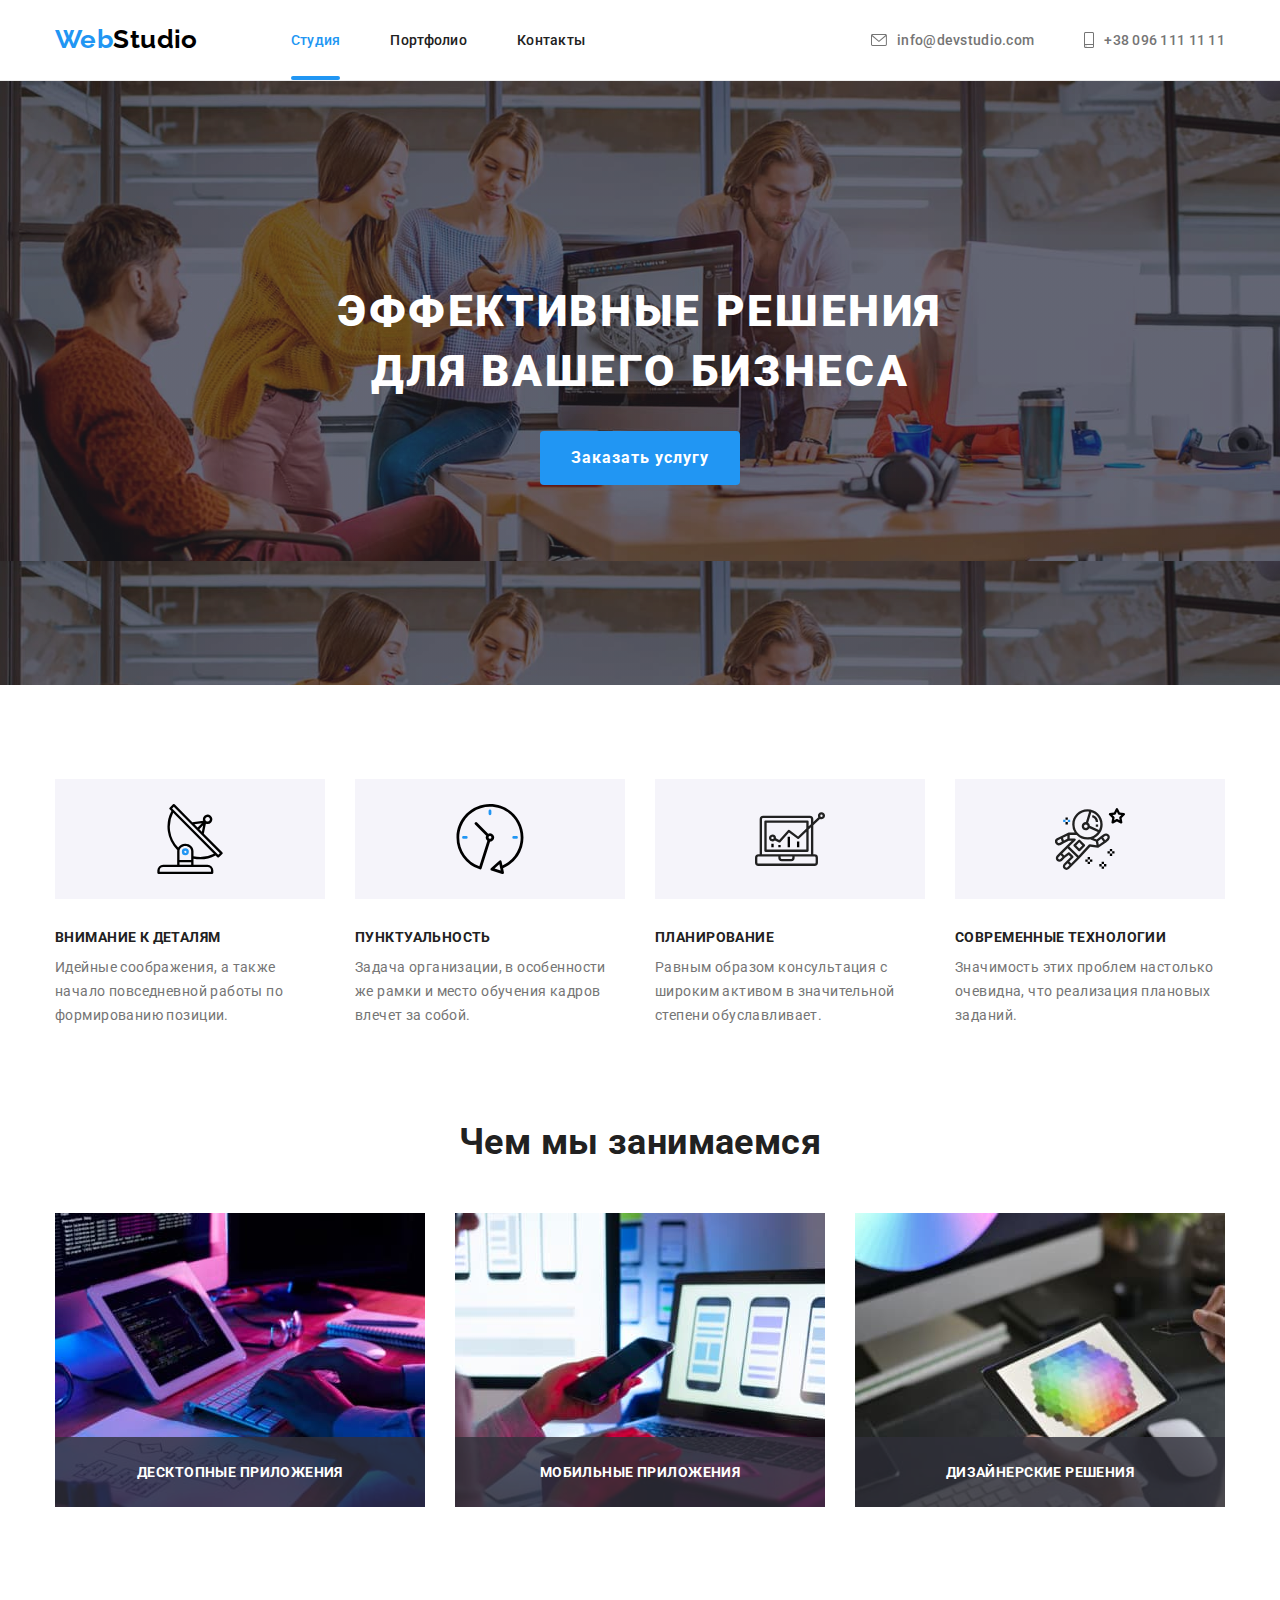
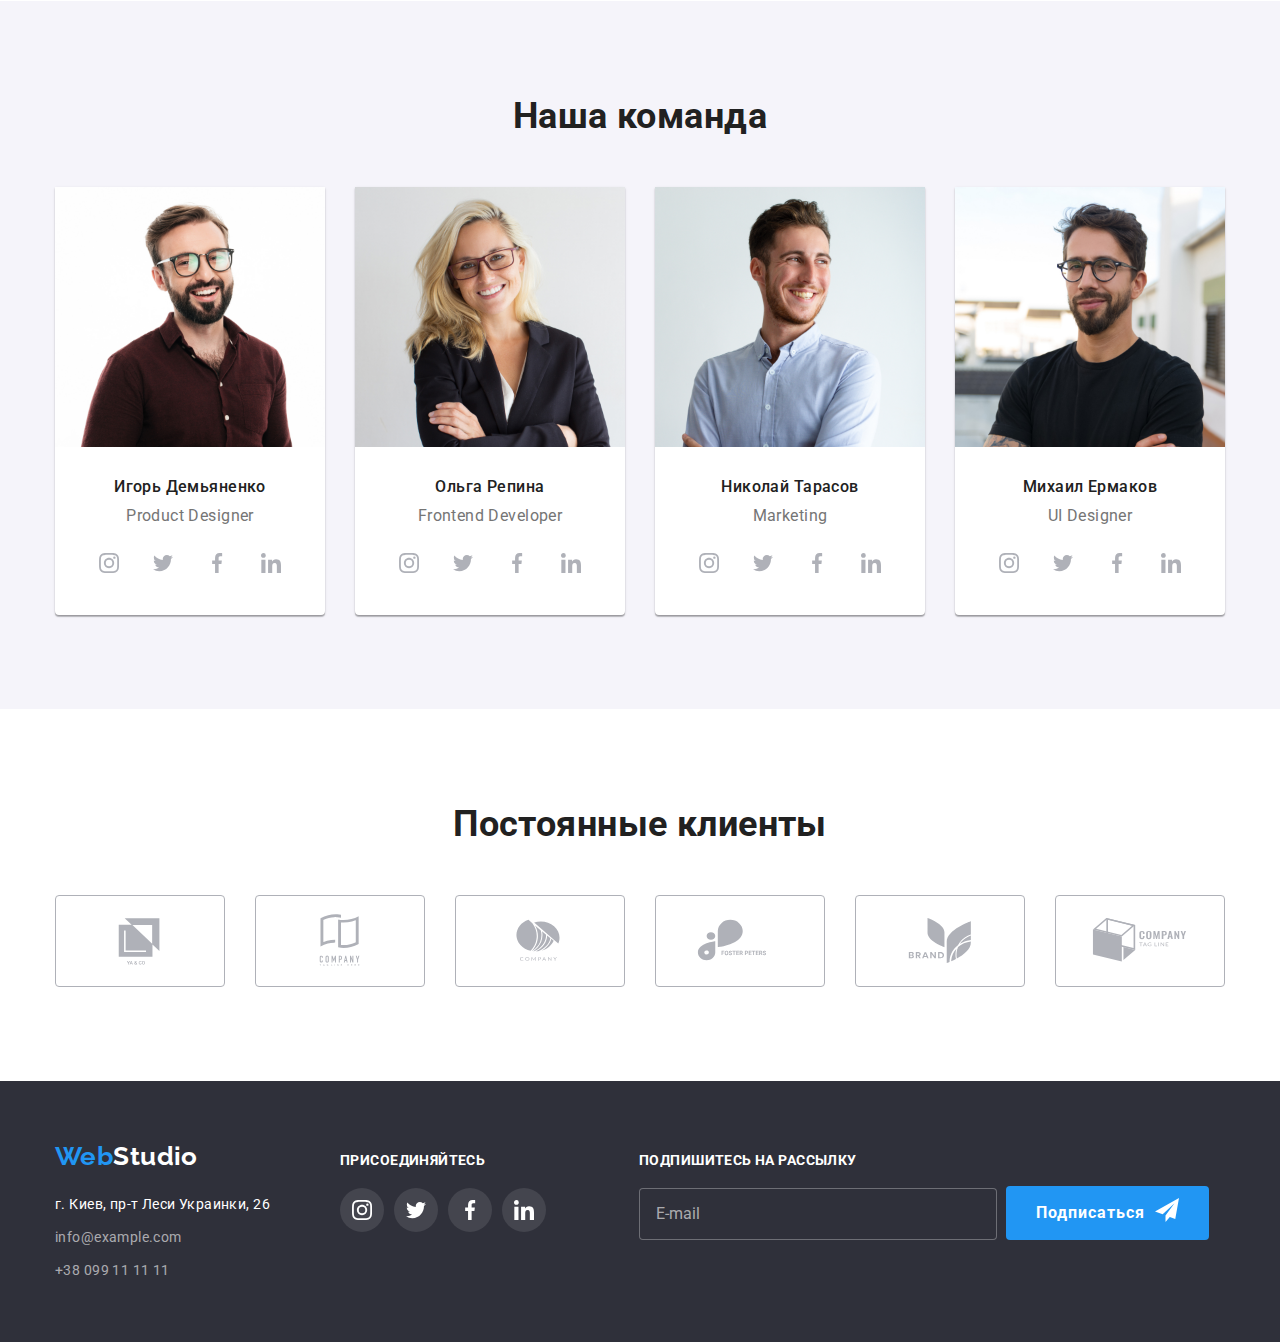
<file: index.html>
<!DOCTYPE html>
<html lang="en">
  <head>
    <meta charset="UTF-8" />
    <meta http-equiv="X-UA-Compatible" content="IE=edge" />
    <meta name="viewport" content="width=device-width, initial-scale=1.0" />
    <title>WebStudio 07</title>
    <link
      href="https://fonts.googleapis.com/css2?family=Raleway:wght@700&family=Roboto:wght@400;500;700;900&display=swap"
      rel="stylesheet"
    />
    <link rel="stylesheet" href="./css/main.min.css" />
  </head>
  <body>
    <!-- header section -->
    <header class="header">
      <div class="container header-container">
        <!-- nav menu section -->
        <nav class="site-nav">
          <a href="./" class="logo site-nav__logo"
            >Web<span class="site-nav__logo-secondary">Studio</span></a
          >
          <ul class="site-nav__list">
            <li class="site-nav__item">
              <a href="./index.html" class="site-nav__link site-nav__link--active">Студия</a>
            </li>
            <li class="site-nav__item">
              <a href="./portfolio.html" class="site-nav__link">Портфолио</a>
            </li>
            <li class="site-nav__item">
              <a href="" class="site-nav__link">Контакты</a>
            </li>
          </ul>
        </nav>
        <!-- our contacts section -->
        <ul class="contacts">
          <li class="contacts__item">
            <a href="mailto:info@devstudio.com" class="contacts__link">
              <svg class="contacts__icon contacts__icon--mail">
                <use href="./images/icon.svg#envelope"></use>
              </svg>
              info@devstudio.com</a
            >
          </li>
          <li class="contacts__item">
            <a href="tel:+380961111111" class="contacts__link">
              <svg class="contacts__icon contacts__icon--phone">
                <use href="./images/icon.svg#smartphone"></use>
              </svg>
              +38 096 111 11 11</a
            >
          </li>
        </ul>
      </div>
    </header>
    <!-- main section -->
    <main>
      <!-- hero section -->
      <section class="hero">
        <div class="container">
          <h1 class="hero__title">Эффективные решения для вашего бизнеса</h1>
          <button type="button" class="hero__button button" data-modal-open>Заказать услугу</button>
        </div>
      </section>
      <!-- our soft skills -->
      <section class="section soft-skills">
        <div class="container">
          <h2 class="visually-hidden">our soft skills</h2>
          <ul class="soft-skills__list">
            <li class="soft-skills__item">
              <div class="soft-slills__thumb">
                <svg class="soft-skills__icon">
                  <use href="./images/icon.svg#antenna"></use>
                </svg>
              </div>
              <h3 class="soft-skills__title">Внимание к деталям</h3>
              <p class="soft-skills__text">
                Идейные соображения, а также начало повседневной работы по формированию позиции.
              </p>
            </li>
            <li class="soft-skills__item">
              <div class="soft-slills__thumb">
                <svg class="soft-skills__icon">
                  <use href="./images/icon.svg#clock"></use>
                </svg>
              </div>
              <h3 class="soft-skills__title">Пунктуальность</h3>
              <p class="soft-skills__text">
                Задача организации, в особенности же рамки и место обучения кадров влечет за собой.
              </p>
            </li>
            <li class="soft-skills__item">
              <div class="soft-slills__thumb">
                <svg class="soft-skills__icon">
                  <use href="./images/icon.svg#diagram"></use>
                </svg>
              </div>
              <h3 class="soft-skills__title">Планирование</h3>
              <p class="soft-skills__text">
                Равным образом консультация с широким активом в значительной степени обуславливает.
              </p>
            </li>

            <li class="soft-skills__item">
              <div class="soft-slills__thumb">
                <svg class="soft-skills__icon">
                  <use href="./images/icon.svg#astronaut"></use>
                </svg>
              </div>
              <h3 class="soft-skills__title">Современные технологии</h3>
              <p class="soft-skills__text">
                Значимость этих проблем настолько очевидна, что реализация плановых заданий.
              </p>
            </li>
          </ul>
        </div>
      </section>
      <!-- our works section -->
      <section class="section our-works not-top-padding">
        <div class="container">
          <h2 class="our-works__title accent-title">Чем мы занимаемся</h2>
          <ul class="our-works__list">
            <li class="our-works__item">
              <img src="./images/img1.jpg" alt="coding" width="370" />
              <p class="our-works__text">Десктопные приложения</p>
            </li>
            <li class="our-works__item">
              <img src="./images/img2.jpg" alt="mobile" width="370" />
              <p class="our-works__text">Мобильные приложения</p>
            </li>
            <li class="our-works__item">
              <img src="./images/img3.jpg" alt="tablets" width="370" />
              <p class="our-works__text">Дизайнерские решения</p>
            </li>
          </ul>
        </div>
      </section>
      <!-- our teams section -->
      <section class="section teams-card">
        <div class="container">
          <h2 class="teams-card__title accent-title">Наша команда</h2>
          <ul class="teams-card__list">
            <li class="teams-card__item">
              <img src="./images/Igor.jpg" alt="Igor Demianenko" width="270" />
              <div class="teams-card__content">
                <h3 class="teams-card__name">Игорь Демьяненко</h3>
                <p class="teams-card__proffesion">Product Designer</p>
                <div class="card-social">
                  <ul class="card-social__list">
                    <li class="card-social__item">
                      <a href="" class="card-social__link card-social__link--teams">
                        <svg class="card-social__icon">
                          <use href="./images/icon.svg#instagram"></use>
                        </svg>
                      </a>
                    </li>
                    <li class="card-social__item">
                      <a href="" class="card-social__link card-social__link--teams">
                        <svg class="card-social__icon">
                          <use href="./images/icon.svg#twitter"></use>
                        </svg>
                      </a>
                    </li>
                    <li class="card-social__item">
                      <a href="" class="card-social__link card-social__link--teams">
                        <svg class="card-social__icon">
                          <use href="./images/icon.svg#facebook"></use>
                        </svg>
                      </a>
                    </li>
                    <li class="card-social__item">
                      <a href="" class="card-social__link card-social__link--teams">
                        <svg class="card-social__icon">
                          <use href="./images/icon.svg#linkedin"></use>
                        </svg>
                      </a>
                    </li>
                  </ul>
                </div>
              </div>
            </li>
            <li class="teams-card__item">
              <img src="./images/Olga.jpg" alt="Olga Repina" width="270" />
              <div class="teams-card__content">
                <h3 class="teams-card__name">Ольга Репина</h3>
                <p class="teams-card__proffesion">Frontend Developer</p>
                <div class="card-social">
                  <ul class="card-social__list">
                    <li class="card-social__item">
                      <a href="" class="card-social__link card-social__link--teams">
                        <svg class="card-social__icon">
                          <use href="./images/icon.svg#instagram"></use>
                        </svg>
                      </a>
                    </li>
                    <li class="card-social__item">
                      <a href="" class="card-social__link card-social__link--teams">
                        <svg class="card-social__icon">
                          <use href="./images/icon.svg#twitter"></use>
                        </svg>
                      </a>
                    </li>
                    <li class="card-social__item">
                      <a href="" class="card-social__link card-social__link--teams">
                        <svg class="card-social__icon">
                          <use href="./images/icon.svg#facebook"></use>
                        </svg>
                      </a>
                    </li>
                    <li class="card-social__item">
                      <a href="" class="card-social__link card-social__link--teams">
                        <svg class="card-social__icon">
                          <use href="./images/icon.svg#linkedin"></use>
                        </svg>
                      </a>
                    </li>
                  </ul>
                </div>
              </div>
            </li>
            <li class="teams-card__item">
              <img src="./images/Nick.jpg" alt="Nickolai Tarasov" width="270" />
              <div class="teams-card__content">
                <h3 class="teams-card__name">Николай Тарасов</h3>
                <p class="teams-card__proffesion">Marketing</p>
                <div class="card-social">
                  <ul class="card-social__list">
                    <li class="card-social__item">
                      <a href="" class="card-social__link card-social__link--teams">
                        <svg class="card-social__icon">
                          <use href="./images/icon.svg#instagram"></use>
                        </svg>
                      </a>
                    </li>
                    <li class="card-social__item">
                      <a href="" class="card-social__link card-social__link--teams">
                        <svg class="card-social__icon">
                          <use href="./images/icon.svg#twitter"></use>
                        </svg>
                      </a>
                    </li>
                    <li class="card-social__item">
                      <a href="" class="card-social__link card-social__link--teams">
                        <svg class="card-social__icon">
                          <use href="./images/icon.svg#facebook"></use>
                        </svg>
                      </a>
                    </li>
                    <li class="card-social__item">
                      <a href="" class="card-social__link card-social__link--teams">
                        <svg class="card-social__icon">
                          <use href="./images/icon.svg#linkedin"></use>
                        </svg>
                      </a>
                    </li>
                  </ul>
                </div>
              </div>
            </li>
            <li class="teams-card__item">
              <img src="./images/Michael.jpg" alt="Mihail Iermakov" width="270" />
              <div class="teams-card__content">
                <h3 class="teams-card__name">Михаил Ермаков</h3>
                <p class="teams-card__proffesion">UI Designer</p>
                <div class="card-social">
                  <ul class="card-social__list">
                    <li class="card-social__item">
                      <a href="" class="card-social__link card-social__link--teams">
                        <svg class="card-social__icon">
                          <use href="./images/icon.svg#instagram"></use>
                        </svg>
                      </a>
                    </li>
                    <li class="card-social__item">
                      <a href="" class="card-social__link card-social__link--teams">
                        <svg class="card-social__icon">
                          <use href="./images/icon.svg#twitter"></use>
                        </svg>
                      </a>
                    </li>
                    <li class="card-social__item">
                      <a href="" class="card-social__link card-social__link--teams">
                        <svg class="card-social__icon">
                          <use href="./images/icon.svg#facebook"></use>
                        </svg>
                      </a>
                    </li>
                    <li class="card-social__item">
                      <a href="" class="card-social__link card-social__link--teams">
                        <svg class="card-social__icon">
                          <use href="./images/icon.svg#linkedin"></use>
                        </svg>
                      </a>
                    </li>
                  </ul>
                </div>
              </div>
            </li>
          </ul>
        </div>
      </section>
      <!-- clients section -->
      <section class="section">
        <div class="container clients">
          <h2 class="clients__title accent-title">Постоянные клиенты</h2>
          <ul class="clients__list">
            <li class="clients__item">
              <a href="" class="clients__link"
                ><svg class="clients__icon">
                  <use href="./images/icon.svg#company01"></use>
                </svg>
              </a>
            </li>

            <li class="clients__item">
              <a href="" class="clients__link"
                ><svg class="clients__icon">
                  <use href="./images/icon.svg#company02"></use>
                </svg>
              </a>
            </li>

            <li class="clients__item">
              <a href="" class="clients__link"
                ><svg class="clients__icon">
                  <use href="./images/icon.svg#company03"></use>
                </svg>
              </a>
            </li>

            <li class="clients__item">
              <a href="" class="clients__link"
                ><svg class="clients__icon">
                  <use href="./images/icon.svg#company04"></use>
                </svg>
              </a>
            </li>

            <li class="clients__item">
              <a href="" class="clients__link"
                ><svg class="clients__icon">
                  <use href="./images/icon.svg#company05"></use>
                </svg>
              </a>
            </li>

            <li class="clients__item">
              <a href="" class="clients__link"
                ><svg class="clients__icon">
                  <use href="./images/icon.svg#company06"></use>
                </svg>
              </a>
            </li>
          </ul>
        </div>
      </section>
    </main>
    <!-- footer section -->
    <footer class="footer">
      <div class="container footer-list">
        <!-- footer left section -->
        <div class="footer-left-part">
          <a href="./" class="logo footer-logo"
            >Web<span class="footer__logo--secondary">Studio</span></a
          >
          <address class="footer-contacts">
            <p class="footer-contacts__address">г. Киев, пр-т Леси Украинки, 26</p>
            <ul class="footer-contacts__list">
              <li class="footer-contacts__item">
                <a href="" class="footer-contacts__link">info@example.com</a>
              </li>
              <li class="footer-contacts__item">
                <a href="" class="footer-contacts__link">+38 099 11 11 11</a>
              </li>
            </ul>
          </address>
        </div>
        <!-- footer right section -->
        <div class="footer-right-part">
          <p class="footer-right-part_text">присоединяйтесь</p>
          <ul class="card-social__list footer-right-part_list">
            <li class="card-social__item">
              <a href="" class="card-social__link card-social__link--footer">
                <svg class="card-social__icon">
                  <use href="./images/icon.svg#instagram"></use>
                </svg>
              </a>
            </li>
            <li class="card-social__item">
              <a href="" class="card-social__link card-social__link--footer">
                <svg class="card-social__icon">
                  <use href="./images/icon.svg#twitter"></use>
                </svg>
              </a>
            </li>
            <li class="card-social__item">
              <a href="" class="card-social__link card-social__link--footer">
                <svg class="card-social__icon">
                  <use href="./images/icon.svg#facebook"></use>
                </svg>
              </a>
            </li>
            <li class="card-social__item">
              <a href="" class="card-social__link card-social__link--footer">
                <svg class="card-social__icon">
                  <use href="./images/icon.svg#linkedin"></use>
                </svg>
              </a>
            </li>
          </ul>
        </div>
        <div class="footer-subscription">
          <form class="footer-subscription__form">
            <label class="footer-subscription__label">
              <p class="footer-subscription__text">Подпишитесь на рассылку</p>
              <input
                class="footer-subscription__input"
                type="email"
                name="mail"
                id="mail"
                placeholder="E-mail"
              />
            </label>
            <button class="footer-subscription__button" type="submit">
              Подписаться
              <svg class="footer-subscription__icon">
                <use href="./images/icon.svg#icon-send"></use>
              </svg>
            </button>
          </form>
        </div>
      </div>
    </footer>
    <!-- modal windows section -->
    <div class="backdrop is-hidden" data-modal>
      <div class="backdrop__modal">
        <button class="backdrop__button" type="button" data-modal-close>
          <svg class="backdrop__icon">
            <use href="./images/icon.svg#closed-icon"></use>
          </svg>
        </button>
        <form class="backdrop-form">
          <p class="backdrop-form__title">Оставьте свои данные, мы вам перезвоним</p>
          <label class="backdrop-form__label">
            <p class="backdrop-form__subtitle">Имя</p>
            <input type="text" name="user-name" class="backdrop-form__input" />
            <svg class="backdrop-form__icon">
              <use href="./images/icon.svg#person-modal"></use>
            </svg>
          </label>
          <label class="backdrop-form__label">
            <p class="backdrop-form__subtitle">Телефон</p>
            <input type="tel" name="user-tel" class="backdrop-form__input" />
            <svg class="backdrop-form__icon">
              <use href="./images/icon.svg#phone-modal"></use>
            </svg>
          </label>
          <label class="backdrop-form__label">
            <p class="backdrop-form__subtitle">Почта</p>
            <input type="email" name="user-mail" class="backdrop-form__input" />
            <svg class="backdrop-form__icon">
              <use href="./images/icon.svg#email-modal"></use>
            </svg>
          </label>
          <label class="backdrop-form__label backdrop-form__label--textarea">
            <p class="backdrop-form__subtitle">Комментарий</p>
            <textarea
              class="backdrop-form__textarea"
              name="commit"
              placeholder="Введите текст"
            ></textarea>
          </label>
          <label class="checkbox-label">
            <input class="checkbox-label__input" type="checkbox" />
            <span class="checkbox-label__icon"></span>
            <p class="checkbox-label__text">
              Соглашаюсь с рассылкой и принимаю
              <a href="" class="checkbox-label__link">Условия договора</a>
            </p>
          </label>
          <button class="backdrop-form__button" type="submit">Отправить</button>
        </form>
      </div>
    </div>
    <script src="./js/modal.js"></script>
  </body>
</html>
</file>
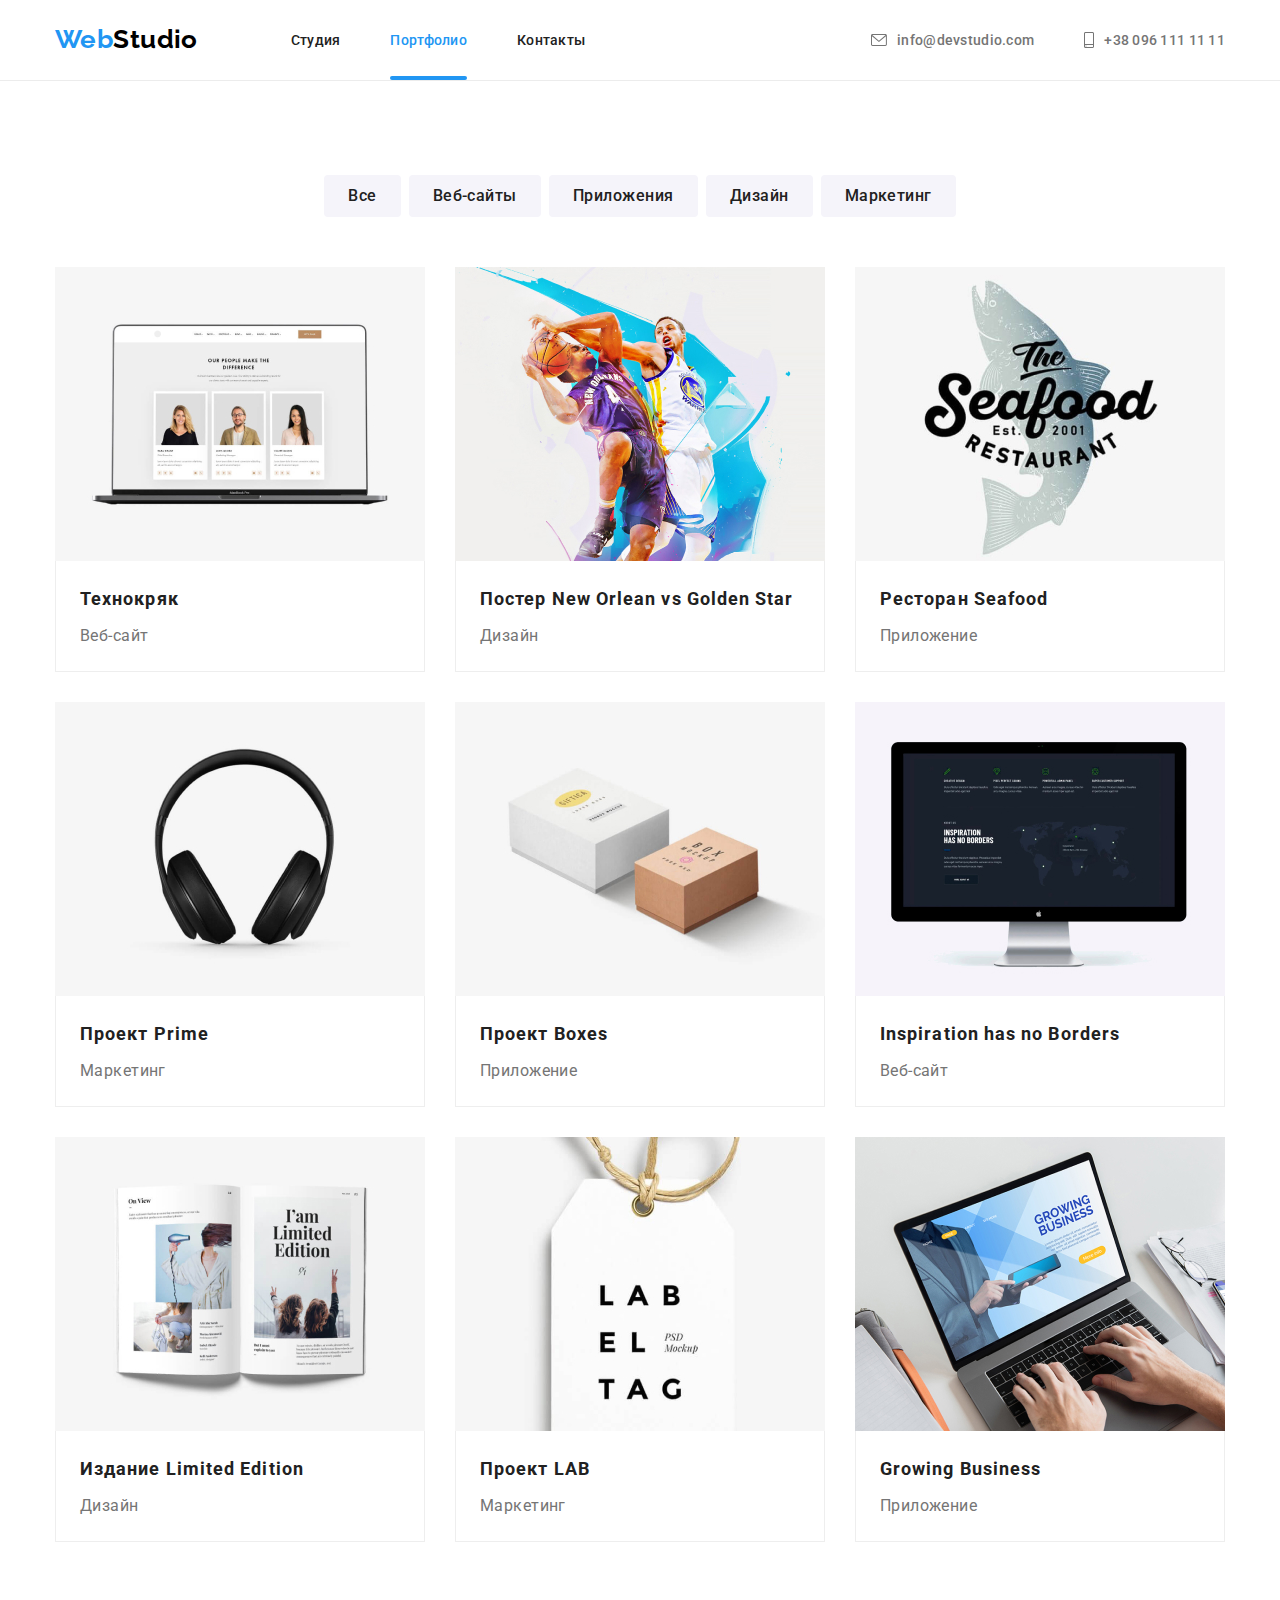
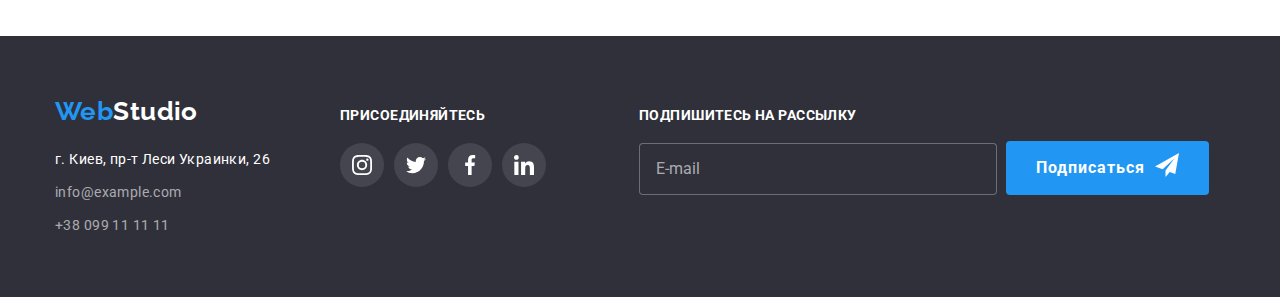
<file: portfolio.html>
<!DOCTYPE html>
<html lang="en">
  <head>
    <meta charset="UTF-8" />
    <meta http-equiv="X-UA-Compatible" content="IE=edge" />
    <meta name="viewport" content="width=device-width, initial-scale=1.0" />
    <title>portfolio</title>
    <link
      href="https://fonts.googleapis.com/css2?family=Raleway:wght@700&family=Roboto:wght@400;500;700;900&display=swap"
      rel="stylesheet"
    />
    <link rel="stylesheet" href="./css/main.min.css" />
  </head>
  <body>
    <!-- header section -->
    <header class="header">
      <div class="container header-container">
        <!-- nav menu section -->
        <nav class="site-nav">
          <a href="./" class="logo site-nav__logo"
            >Web<span class="site-nav__logo-secondary">Studio</span></a
          >
          <ul class="site-nav__list">
            <li class="site-nav__item">
              <a href="./index.html" class="site-nav__link">Студия</a>
            </li>
            <li class="site-nav__item">
              <a href="./portfolio.html" class="site-nav__link site-nav__link--active">Портфолио</a>
            </li>
            <li class="site-nav__item">
              <a href="" class="site-nav__link">Контакты</a>
            </li>
          </ul>
        </nav>
        <!-- our contacts section -->
        <ul class="contacts">
          <li class="contacts__item">
            <a href="mailto:info@devstudio.com" class="contacts__link">
              <svg class="contacts__icon contacts__icon--mail">
                <use href="./images/icon.svg#envelope"></use>
              </svg>
              info@devstudio.com</a
            >
          </li>
          <li class="contacts__item">
            <a href="tel:+380961111111" class="contacts__link">
              <svg class="contacts__icon contacts__icon--phone">
                <use href="./images/icon.svg#smartphone"></use>
              </svg>
              +38 096 111 11 11</a
            >
          </li>
        </ul>
      </div>
    </header>
    <!-- main section -->
    <main>
      <!--portfolio filter section -->
      <section class="section">
        <div class="container">
          <h1 class="visually-hidden">portfolio</h1>
          <ul class="portfolio-filters">
            <li class="portfolio-filters__item">
              <button class="portfolio-filters__button button" type="button">Все</button>
            </li>
            <li class="portfolio-filters__item">
              <button class="portfolio-filters__button button" type="button">Веб-сайты</button>
            </li>
            <li class="portfolio-filters__item">
              <button class="portfolio-filters__button button" type="button">Приложения</button>
            </li>
            <li class="portfolio-filters__item">
              <button class="portfolio-filters__button button" type="button">Дизайн</button>
            </li>
            <li class="portfolio-filters__item">
              <button class="portfolio-filters__button button" type="button">Маркетинг</button>
            </li>
          </ul>
        </div>

        <!-- card section -->

        <div class="container">
          <ul class="card-list">
            <li class="card-list__item">
              <a href="" class="card-list__link">
                <div class="card-list__thumb">
                  <img src="./images/tekhnokriak.jpg" alt="foto laptop" width="370" />
                  <p class="card-list__overlay">
                    Технокряк это современная площадка распространения коронавируса. Компании
                    используют эту платформу для цифрового шпионажа и атак на защищённые сервера
                    конкурентов.
                  </p>
                </div>
                <div class="card-list__content">
                  <h2 class="card-list__title">Технокряк</h2>
                  <p class="card-list__text">Веб-сайт</p>
                </div>
              </a>
            </li>

            <li class="card-list__item">
              <a href="" class="card-list__link">
                <div class="card-list__thumb">
                  <img src="./images/poster.jpg" alt="two players basketball" width="370" />
                  <p class="card-list__overlay">
                    Lorem ipsum dolor sit amet consectetur adipisicing elit. Itaque inventore, odit
                    vel modi eius fugit nam sit corrupti, quibusdam officiis saepe architecto
                    aspernatur dolorum qui molestias neque est id culpa cum commodi ratione. Nobis,
                    esse?
                  </p>
                </div>
                <div class="card-list__content">
                  <h2 class="card-list__title">Постер New Orlean vs Golden Star</h2>
                  <p class="card-list__text">Дизайн</p>
                </div>
              </a>
            </li>
            <li class="card-list__item">
              <a href="" class="card-list__link">
                <div class="card-list__thumb">
                  <img
                    src="./images/seafoodrestaurant.jpg"
                    alt="logo restaurant-seafood"
                    width="370"
                  />
                  <p class="card-list__overlay">
                    Lorem ipsum dolor sit amet consectetur adipisicing elit. Sint iusto dolores
                    fugiat esse commodi facere numquam nihil quibusdam architecto ex maiores optio
                    aperiam maxime nam quos explicabo voluptas dignissimos, voluptatibus facilis
                    doloremque totam temporibus reiciendis!
                  </p>
                </div>
                <div class="card-list__content">
                  <h2 class="card-list__title">Ресторан Seafood</h2>
                  <p class="card-list__text">Приложение</p>
                </div>
              </a>
            </li>
            <li class="card-list__item">
              <a href="" class="card-list__link">
                <div class="card-list__thumb">
                  <img src="./images/primeproject.jpg" alt="foto headphones" width="370" />
                  <p class="card-list__overlay">
                    Lorem ipsum dolor sit amet consectetur adipisicing elit. Vitae ipsum quasi eos
                    optio dolor similique deleniti fugit a corrupti possimus quos exercitationem,
                    veniam sequi! Optio, consectetur aliquam beatae fugit accusamus voluptas
                    architecto amet autem ad?
                  </p>
                </div>
                <div class="card-list__content">
                  <h2 class="card-list__title">Проект Prime</h2>
                  <p class="card-list__text">Маркетинг</p>
                </div>
              </a>
            </li>
            <li class="card-list__item">
              <a href="" class="card-list__link">
                <div class="card-list__thumb">
                  <img src="./images/boxesproject.jpg" alt="foto two boxes" width="370" />
                  <p class="card-list__overlay">
                    Lorem ipsum dolor sit amet consectetur adipisicing elit. Illo vero culpa
                    recusandae mollitia provident sunt unde veritatis quia dolorum qui, officia id
                    praesentium ut incidunt excepturi architecto, voluptates nemo nobis commodi! Et
                    cumque id dignissimos.
                  </p>
                </div>
                <div class="card-list__content">
                  <h2 class="card-list__title">Проект Boxes</h2>
                  <p class="card-list__text">Приложение</p>
                </div>
              </a>
            </li>
            <li class="card-list__item">
              <a href="" class="card-list__link">
                <div class="card-list__thumb">
                  <img src="./images/inspiration.jpg" alt="foto mono block pc" width="370" />
                  <p class="card-list__overlay">
                    Lorem ipsum dolor sit amet consectetur adipisicing elit. Voluptatum sint, dicta
                    nisi harum distinctio corrupti corporis voluptas fugit culpa esse alias tenetur
                    sed repudiandae ut libero? Quia, architecto. Omnis assumenda tenetur nesciunt
                    nihil quos voluptate.
                  </p>
                </div>
                <div class="card-list__content">
                  <h2 class="card-list__title">Inspiration has no Borders</h2>
                  <p class="card-list__text">Веб-сайт</p>
                </div>
              </a>
            </li>
            <li class="card-list__item">
              <a href="" class="card-list__link">
                <div class="card-list__thumb">
                  <img src="./images/limitededition.jpg" alt="foto edition" width="370" />
                  <p class="card-list__overlay">
                    Lorem ipsum dolor sit amet consectetur adipisicing elit. Accusamus quas repellat
                    atque fugiat, perspiciatis quos incidunt quo quidem cumque, optio laboriosam,
                    tempora rem porro? Id cum deserunt vero consequuntur doloremque nulla laboriosam
                    tenetur excepturi odio!
                  </p>
                </div>
                <div class="card-list__content">
                  <h2 class="card-list__title">Издание Limited Edition</h2>
                  <p class="card-list__text">Дизайн</p>
                </div>
              </a>
            </li>
            <li class="card-list__item">
              <a href="" class="card-list__link">
                <div class="card-list__thumb">
                  <img src="./images/labproject.jpg" alt="foto project-lab" width="370" />
                  <p class="card-list__overlay">
                    Lorem ipsum dolor sit amet consectetur adipisicing elit. Quia dolor aliquid
                    exercitationem iusto? Voluptates nisi debitis deleniti. At maiores molestias
                    quis incidunt rerum esse error eius nisi repellendus sit molestiae, amet tempore
                    omnis laudantium obcaecati.
                  </p>
                </div>
                <div class="card-list__content">
                  <h2 class="card-list__title">Проект LAB</h2>
                  <p class="card-list__text">Маркетинг</p>
                </div>
              </a>
            </li>
            <li class="card-list__item">
              <a href="" class="card-list__link">
                <div class="card-list__thumb">
                  <img src="./images/growingbiz.jpg" alt="foto laptop" width="370" />
                  <p class="card-list__overlay">
                    Lorem ipsum dolor sit amet consectetur adipisicing elit. Dolorum reprehenderit
                    facilis laborum. Libero dolor pariatur amet. Illo nam ipsum deserunt. Omnis iure
                    ipsam repellendus nihil dignissimos repellat nobis, aliquam rerum. Numquam
                    aliquam sapiente doloremque consectetur!
                  </p>
                </div>
                <div class="card-list__content">
                  <h2 class="card-list__title">Growing Business</h2>
                  <p class="card-list__text">Приложение</p>
                </div>
              </a>
            </li>
          </ul>
        </div>
      </section>
    </main>
    <!-- footer section -->
    <footer class="footer">
      <div class="container footer-list">
        <!-- footer left section -->
        <div class="footer-left-part">
          <a href="./" class="logo footer-logo"
            >Web<span class="footer__logo--secondary">Studio</span></a
          >
          <address class="footer-contacts">
            <p class="footer-contacts__address">г. Киев, пр-т Леси Украинки, 26</p>
            <ul class="footer-contacts__list">
              <li class="footer-contacts__item">
                <a href="" class="footer-contacts__link">info@example.com</a>
              </li>
              <li class="footer-contacts__item">
                <a href="" class="footer-contacts__link">+38 099 11 11 11</a>
              </li>
            </ul>
          </address>
        </div>
        <!-- footer right section -->
        <div class="footer-right-part">
          <p class="footer-right-part_text">присоединяйтесь</p>
          <ul class="card-social__list footer-right-part_list">
            <li class="card-social__item">
              <a href="" class="card-social__link card-social__link--footer">
                <svg class="card-social__icon">
                  <use href="./images/icon.svg#instagram"></use>
                </svg>
              </a>
            </li>
            <li class="card-social__item">
              <a href="" class="card-social__link card-social__link--footer">
                <svg class="card-social__icon">
                  <use href="./images/icon.svg#twitter"></use>
                </svg>
              </a>
            </li>
            <li class="card-social__item">
              <a href="" class="card-social__link card-social__link--footer">
                <svg class="card-social__icon">
                  <use href="./images/icon.svg#facebook"></use>
                </svg>
              </a>
            </li>
            <li class="card-social__item">
              <a href="" class="card-social__link card-social__link--footer">
                <svg class="card-social__icon">
                  <use href="./images/icon.svg#linkedin"></use>
                </svg>
              </a>
            </li>
          </ul>
        </div>
        <div class="footer-subscription">
          <form class="footer-subscription__form">
            <label class="footer-subscription__label">
              <p class="footer-subscription__text">Подпишитесь на рассылку</p>
              <input
                class="footer-subscription__input"
                type="email"
                name="mail"
                id="mail"
                placeholder="E-mail"
              />
            </label>
            <button class="footer-subscription__button" type="submit">
              Подписаться
              <svg class="footer-subscription__icon">
                <use href="./images/icon.svg#icon-send"></use>
              </svg>
            </button>
          </form>
        </div>
      </div>
    </footer>
  </body>
</html>
</file>
<file: css/main.min.css>
/*! modern-normalize v1.1.0 | MIT License | https://github.com/sindresorhus/modern-normalize */*,::before,::after{-webkit-box-sizing:border-box;box-sizing:border-box}html{-moz-tab-size:4;-o-tab-size:4;tab-size:4}html{line-height:1.15;-webkit-text-size-adjust:100%}body{margin:0}body{font-family:system-ui,-apple-system,"Segoe UI",Roboto,Helvetica,Arial,sans-serif,"Apple Color Emoji","Segoe UI Emoji"}hr{height:0;color:inherit}abbr[title]{-webkit-text-decoration:underline dotted;text-decoration:underline dotted}b,strong{font-weight:bolder}code,kbd,samp,pre{font-family:ui-monospace, SFMono-Regular, Consolas, 'Liberation Mono', Menlo, monospace;font-size:1em}small{font-size:80%}sub,sup{font-size:75%;line-height:0;position:relative;vertical-align:baseline}sub{bottom:-0.25em}sup{top:-0.5em}table{text-indent:0;border-color:inherit}button,input,optgroup,select,textarea{font-family:inherit;font-size:100%;line-height:1.15;margin:0}button,select{text-transform:none}button,[type='button'],[type='reset'],[type='submit']{-webkit-appearance:button}::-moz-focus-inner{border-style:none;padding:0}:-moz-focusring{outline:1px dotted ButtonText}:-moz-ui-invalid{box-shadow:none}legend{padding:0}progress{vertical-align:baseline}::-webkit-inner-spin-button,::-webkit-outer-spin-button{height:auto}[type='search']{-webkit-appearance:textfield;outline-offset:-2px}::-webkit-search-decoration{-webkit-appearance:none}::-webkit-file-upload-button{-webkit-appearance:button;font:inherit}summary{display:list-item}li{list-style-type:none}a{text-decoration:none}h1,h2,h3,h4,p,ul{margin:0;padding:0}img,svg{display:block;max-width:100%;height:auto}body{font-family:"Roboto",sans-serif;font-weight:400;font-size:14px;line-height:1.715;letter-spacing:0.03em;color:#757575}.container{width:1200px;margin-left:auto;margin-right:auto;padding-left:15px;padding-right:15px}.section{padding-top:94px;padding-bottom:94px}.section.not-top-padding{padding-top:0}.accent-title{text-align:center;margin-bottom:50px;font-weight:700;font-size:36px;line-height:1.167;color:#212121}.checkbox-label__input,.visually-hidden{position:absolute;width:1px;height:1px;margin:-1px;border:0;padding:0;white-space:nowrap;-webkit-clip-path:inset(100%);clip-path:inset(100%);clip:rect(0 0 0 0);overflow:hidden}.is-hidden{visibility:hidden;opacity:0;pointer-events:none}.footer{padding:60px 0;background-color:#2f303a}.footer-list{display:-webkit-box;display:-ms-flexbox;display:flex;-webkit-box-align:baseline;-ms-flex-align:baseline;align-items:baseline}.footer-logo{padding:0;margin-bottom:20px;display:block}.footer-logo:hover,.footer-logo:focus{color:#2196f3}.footer__logo--secondary{color:#fff}.footer__logo--secondary:hover,.footer__logo--secondary:focus{color:#2196f3}.footer-contacts{font-style:normal;color:#fff}.footer-contacts__address{margin-bottom:9px}.footer-contacts__item:not(:last-child){margin-bottom:9px}.footer-contacts__link{color:rgba(255,255,255,0.6);-webkit-transition:color 250ms cubic-bezier(0.4, 0, 0.2, 1);transition:color 250ms cubic-bezier(0.4, 0, 0.2, 1)}.footer-contacts__link:hover,.footer-contacts__link:focus{color:#2196f3}.footer-subscription{margin-left:93px}.footer-subscription__form{position:relative;width:570px}.footer-subscription__text{margin-bottom:20px;font-weight:700;line-height:1.143;letter-spacing:0.03em;text-transform:uppercase;color:#fff}.footer-subscription__input{width:358px;padding-left:16px;padding-top:15px;padding-bottom:15px;margin-right:12px;font-size:16px;line-height:1.25;color:rgba(255,255,255,0.6);background-color:#2f303a;border:1px solid rgba(255,255,255,0.3);border-radius:4px}.footer-subscription__input:focus{outline:none;border-color:#2196f3}.footer-subscription__input::-webkit-input-placeholder{font-size:16px;line-height:1.25;color:rgba(255,255,255,0.6)}.footer-subscription__input:-ms-input-placeholder{font-size:16px;line-height:1.25;color:rgba(255,255,255,0.6)}.footer-subscription__input::-ms-input-placeholder{font-size:16px;line-height:1.25;color:rgba(255,255,255,0.6)}.footer-subscription__input::placeholder{font-size:16px;line-height:1.25;color:rgba(255,255,255,0.6)}.footer-subscription__button{position:absolute;bottom:0;right:0;min-width:200px;padding:10px 28px;display:-webkit-box;display:-ms-flexbox;display:flex;font-family:"Roboto",sans-serif;font-weight:700;font-size:16px;line-height:1.875;letter-spacing:0.06em;color:#fff;background-color:#2196f3;border-color:transparent;border-radius:4px}.footer-subscription__icon{margin-left:10px;width:24px;height:24px;fill:currentColor}.footer-right-part{margin-left:70px}.footer-right-part_text{margin-bottom:20px;font-weight:700;line-height:1.143;letter-spacing:0.03em;text-transform:uppercase;color:#fff}.card-social__link--footer{background-color:rgba(255,255,255,0.1);color:#fff}.header{border-bottom:1px solid #ececec}.header-container{display:-webkit-box;display:-ms-flexbox;display:flex;-webkit-box-pack:justify;-ms-flex-pack:justify;justify-content:space-between;-webkit-box-align:center;-ms-flex-align:center;align-items:center}.contacts{display:-webkit-box;display:-ms-flexbox;display:flex}.contacts__item:not(:last-child){margin-right:50px}.contacts__link{display:-webkit-box;display:-ms-flexbox;display:flex;-webkit-box-align:center;-ms-flex-align:center;align-items:center;padding-top:32px;padding-bottom:32px;-webkit-transition:color 250ms cubic-bezier(0.4, 0, 0.2, 1);transition:color 250ms cubic-bezier(0.4, 0, 0.2, 1);font-weight:500;font-size:14px;line-height:1.143;letter-spacing:0.02em;color:#757575}.contacts__link:hover,.contacts__link :focus{color:#2196f3}.contacts__icon{margin-right:10px;fill:currentColor}.contacts__icon--mail{width:16px;height:12px}.contacts__icon--phone{width:10px;height:16px}.site-nav{display:-webkit-box;display:-ms-flexbox;display:flex;-webkit-box-align:center;-ms-flex-align:center;align-items:center}.logo{font-family:"Raleway",sans-serif;font-weight:700;font-size:26px;line-height:1.193;color:#2196f3}.site-nav__logo-secondary{color:#000}.site-nav__logo-secondary:hover,.site-nav__logo-secondary:focus{color:#2196f3}.site-nav__list{display:-webkit-box;display:-ms-flexbox;display:flex;margin-left:93px}.site-nav__item:not(:last-child){margin-right:50px}.site-nav__link{padding-top:32px;padding-bottom:32px;-webkit-transition:color 250ms cubic-bezier(0.4, 0, 0.2, 1);transition:color 250ms cubic-bezier(0.4, 0, 0.2, 1);position:relative;font-weight:500;font-size:14px;line-height:1.143;letter-spacing:0.02em;color:#212121}.site-nav__link:hover,.site-nav__link:focus{color:#2196f3}.site-nav__link--active{color:#2196f3}.site-nav__link--active::before{position:absolute;bottom:0;left:0;display:-webkit-box;display:-ms-flexbox;display:flex;content:'';width:100%;height:4px;border-radius:2px;background-color:currentColor}.clients__list{display:-webkit-box;display:-ms-flexbox;display:flex}.clients__item:not(:last-child){margin-right:30px}.clients__link{display:-webkit-box;display:-ms-flexbox;display:flex;-webkit-box-pack:center;-ms-flex-pack:center;justify-content:center;-webkit-box-align:center;-ms-flex-align:center;align-items:center;width:170px;height:92px;border-radius:4px;border:1px solid #afb1b8;color:#afb1b8;-webkit-transition:color 250ms cubic-bezier(0.4, 0, 0.2, 1),border-color 250ms cubic-bezier(0.4, 0, 0.2, 1);transition:color 250ms cubic-bezier(0.4, 0, 0.2, 1),border-color 250ms cubic-bezier(0.4, 0, 0.2, 1)}.clients__link:hover,.clients__link:focus{color:#2196f3;border-color:#2196f3}.clients__icon{width:106px;height:60px;fill:currentColor}.hero{margin-left:auto;margin-right:auto;padding-top:200px;padding-bottom:200px;text-align:center;background-color:#c4c4c4;background-image:-webkit-gradient(linear, left top, left bottom, from(rgba(47,48,58,0.4)), to(rgba(47,48,58,0.4))),url("../images/team.jpg");background-image:linear-gradient(rgba(47,48,58,0.4), rgba(47,48,58,0.4)),url("../images/team.jpg");background-size:contain}.hero__title{width:698px;margin-left:auto;margin-right:auto;margin-bottom:30px;font-weight:900;font-size:44px;line-height:1.364;letter-spacing:0.06em;text-transform:uppercase;color:#fff}.hero__button{min-width:200px;padding:10px 0;border-radius:4px;border-color:transparent;font-family:"Roboto",sans-serif;font-weight:700;font-size:16px;line-height:1.875;letter-spacing:0.06em;color:#fff;background-color:#2196f3}.hero__button:hover{background-color:#188ce8}.backdrop{position:fixed;top:0;left:0;width:100%;height:100%;background-color:rgba(0,0,0,0.2);-webkit-transition:visibility 250ms cubic-bezier(0.4, 0, 0.2, 1),opacity 250ms cubic-bezier(0.4, 0, 0.2, 1);transition:visibility 250ms cubic-bezier(0.4, 0, 0.2, 1),opacity 250ms cubic-bezier(0.4, 0, 0.2, 1)}.backdrop__modal{position:absolute;top:50%;left:50%;-webkit-transform:translate(-50%, -50%);transform:translate(-50%, -50%);width:528px;height:581px;background-color:#fff}.backdrop__button{position:absolute;top:8px;right:8px;width:30px;height:30px;display:-webkit-box;display:-ms-flexbox;display:flex;-webkit-box-pack:center;-ms-flex-pack:center;justify-content:center;-webkit-box-align:center;-ms-flex-align:center;align-items:center;background-color:#fff;border-radius:50%;border:1px solid rgba(0,0,0,0.1);color:#000;-webkit-transition:color 250ms cubic-bezier(0.4, 0, 0.2, 1);transition:color 250ms cubic-bezier(0.4, 0, 0.2, 1)}.backdrop__button:hover{color:#2196f3}.backdrop__icon{width:11px;height:11px;fill:currentColor}.backdrop-form{padding:40px}.backdrop-form__title{margin-bottom:12px;font-weight:700;font-size:20px;line-height:1.15;text-align:center;color:#212121}.backdrop-form__label{position:relative;display:-webkit-box;display:-ms-flexbox;display:flex;-webkit-box-orient:vertical;-webkit-box-direction:normal;-ms-flex-direction:column;flex-direction:column;width:448px;margin-bottom:10px;color:#212121}.backdrop-form__label:focus-within .backdrop-form__textarea,.backdrop-form__label:focus-within .backdrop-form__icon,.backdrop-form__label:focus-within .backdrop-form__input{outline:none;border-color:#2196f3;fill:#2196f3}.backdrop-form__subtitle{margin-bottom:4px;font-size:12px;line-height:1.167;letter-spacing:0.01em;color:#757575}.backdrop-form__input{padding:11px 12px 11px 42px;border:1px solid rgba(33,33,33,0.2);border-radius:4px}.backdrop-form__icon{position:absolute;bottom:11px;left:12px;width:18px;height:18px;fill:currentColor}.backdrop-form__label--textarea{margin-bottom:20px}.backdrop-form__textarea{resize:none;width:448px;height:120px;padding:12px 16px;border:1px solid rgba(33,33,33,0.2);border-radius:4px}.backdrop-form__textarea::-webkit-input-placeholder{color:rgba(117,117,117,0.5)}.backdrop-form__textarea:-ms-input-placeholder{color:rgba(117,117,117,0.5)}.backdrop-form__textarea::-ms-input-placeholder{color:rgba(117,117,117,0.5)}.backdrop-form__textarea::placeholder{color:rgba(117,117,117,0.5)}.checkbox-label{display:-webkit-box;display:-ms-flexbox;display:flex;-webkit-box-pack:center;-ms-flex-pack:center;justify-content:center;-webkit-box-align:center;-ms-flex-align:center;align-items:center;margin-bottom:30px}.checkbox-label__input:checked+.checkbox-label__icon{background-color:#2196f3;background-image:url("../images/icon_check.svg");background-size:contain;background-position:center;background-origin:border-box;border-color:#2196f3}.checkbox-label__icon{width:15px;height:15px;margin-right:7px;border:2px solid #212121;border-radius:4px;-webkit-transition:background-image 250ms cubic-bezier(0.4, 0, 0.2, 1);transition:background-image 250ms cubic-bezier(0.4, 0, 0.2, 1)}.checkbox-label__link{text-decoration:underline;color:#2196f3}.backdrop-form__button{display:block;margin-left:auto;margin-right:auto;min-width:200px;padding:10px 55px;display:-webkit-box;display:-ms-flexbox;display:flex;font-family:"Roboto",sans-serif;font-weight:700;font-size:16px;line-height:1.875;letter-spacing:0.06em;border-color:transparent;border-radius:4px;background-color:#2196f3;color:#fff}.soft-skills__list{display:-webkit-box;display:-ms-flexbox;display:flex;margin-left:-30px}.soft-skills__item{-ms-flex-preferred-size:calc((100% - 90px) / 4);flex-basis:calc((100% - 90px) / 4);margin-left:30px}.soft-slills__thumb{display:-webkit-box;display:-ms-flexbox;display:flex;-webkit-box-pack:center;-ms-flex-pack:center;justify-content:center;-webkit-box-align:center;-ms-flex-align:center;align-items:center;width:270px;height:120px;margin-bottom:30px;background-color:#f5f4fa}.soft-skills__icon{width:70px;height:70px}.soft-skills__title{margin-bottom:10px;font-weight:700;font-size:14px;line-height:1.143;text-transform:uppercase;color:#212121}.teams-card{background-color:#f5f4fa}.teams-card__list{display:-webkit-box;display:-ms-flexbox;display:flex;margin-left:-30px}.teams-card__item{background-color:#fff;-webkit-box-shadow:0px 1px 3px rgba(0,0,0,0.12),0px 1px 1px rgba(0,0,0,0.14),0px 2px 1px rgba(0,0,0,0.2);box-shadow:0px 1px 3px rgba(0,0,0,0.12),0px 1px 1px rgba(0,0,0,0.14),0px 2px 1px rgba(0,0,0,0.2);border-radius:0px 0px 4px 4px;-ms-flex-preferred-size:calc((100%-120px) / 4);flex-basis:calc((100%-120px) / 4);margin-left:30px}.teams-card__content{text-align:center;padding:30px 0}.teams-card__name{margin-bottom:10px;font-weight:500;font-size:16px;line-height:1.188;color:#212121}.teams-card__proffesion{margin-bottom:16px;font-size:16px;line-height:1.188}.card-social__list{display:-webkit-box;display:-ms-flexbox;display:flex;-webkit-box-pack:center;-ms-flex-pack:center;justify-content:center}.card-social__item:not(:last-child){margin-right:10px}.card-social__link{display:-webkit-box;display:-ms-flexbox;display:flex;-webkit-box-pack:center;-ms-flex-pack:center;justify-content:center;-webkit-box-align:center;-ms-flex-align:center;align-items:center;width:44px;height:44px;border-radius:50%;-webkit-transition:color 250ms cubic-bezier(0.4, 0, 0.2, 1),background-color 250ms cubic-bezier(0.4, 0, 0.2, 1);transition:color 250ms cubic-bezier(0.4, 0, 0.2, 1),background-color 250ms cubic-bezier(0.4, 0, 0.2, 1)}.card-social__link:hover,.card-social__link :focus{background-color:#2196f3;color:#fff}.card-social__link--teams{background-color:#fff;color:#afb1b8}.card-social__icon{width:20px;height:20px;fill:currentColor}.not-top-padding{padding-top:0}.our-works__list{display:-webkit-box;display:-ms-flexbox;display:flex;margin-left:-30px}.our-works__item{position:relative;-ms-flex-preferred-size:calc((100% - 90px) / 3);flex-basis:calc((100% - 90px) / 3);margin-left:30px}.our-works__text{position:absolute;bottom:0;left:0;width:370px;height:70px;display:-webkit-box;display:-ms-flexbox;display:flex;-webkit-box-pack:center;-ms-flex-pack:center;justify-content:center;-webkit-box-align:center;-ms-flex-align:center;align-items:center;font-weight:700;line-height:16px;text-transform:uppercase;color:#fff;background-color:rgba(47,48,58,0.8)}.card-list{display:-webkit-box;display:-ms-flexbox;display:flex;-ms-flex-wrap:wrap;flex-wrap:wrap;margin-right:-30px;margin-top:-30px}.card-list__item{-ms-flex-preferred-size:calc((100% - 90px) / 3);flex-basis:calc((100% - 90px) / 3);margin-top:30px;margin-right:30px;-webkit-transition:-webkit-box-shadow 250ms cubic-bezier(0.4, 0, 0.2, 1);transition:-webkit-box-shadow 250ms cubic-bezier(0.4, 0, 0.2, 1);transition:box-shadow 250ms cubic-bezier(0.4, 0, 0.2, 1);transition:box-shadow 250ms cubic-bezier(0.4, 0, 0.2, 1), -webkit-box-shadow 250ms cubic-bezier(0.4, 0, 0.2, 1)}.card-list__item:hover,.card-list__item:hover .card-list__overlay{-webkit-box-shadow:0px 1px 1px rgba(0,0,0,0.12),0px 4px 4px rgba(0,0,0,0.06),1px 4px 6px rgba(0,0,0,0.16);box-shadow:0px 1px 1px rgba(0,0,0,0.12),0px 4px 4px rgba(0,0,0,0.06),1px 4px 6px rgba(0,0,0,0.16);-webkit-transform:translateY(0);transform:translateY(0)}.card-list__thumb{position:relative;overflow:hidden}.card-list__overlay{position:absolute;top:0;left:0;height:100%;padding:63px 24px;font-size:18px;line-height:1.556;color:#fff;background-color:#2196f3;-webkit-transition:250ms cubic-bezier(0.4, 0, 0.2, 1);transition:250ms cubic-bezier(0.4, 0, 0.2, 1);-webkit-transform:translateY(100%);transform:translateY(100%)}.card-list__content{padding:20px 24px;text-align:start;background-color:#fff;border-right:1px solid #eee;border-bottom:1px solid #eee;border-left:1px solid #eee}.card-list__title{margin-bottom:4px;font-weight:700;font-size:18px;line-height:2;letter-spacing:0.06em;color:#212121}.card-list__text{font-size:16px;line-height:1.875;color:#757575}.portfolio-filters{display:-webkit-box;display:-ms-flexbox;display:flex;-webkit-box-pack:center;-ms-flex-pack:center;justify-content:center;margin-bottom:50px}.portfolio-filters__item:not(:last-child){margin-right:8px}.portfolio-filters__button{min-width:73px;padding:6px 22px;border-radius:4px;font-family:"Roboto",sans-serif;font-weight:500;font-size:16px;line-height:1.625;letter-spacing:0.03em;color:#212121;background-color:#f5f4fa;border-color:transparent;-webkit-transition:color 250ms cubic-bezier(0.4, 0, 0.2, 1),background-color 250ms cubic-bezier(0.4, 0, 0.2, 1),-webkit-box-shadow 250ms cubic-bezier(0.4, 0, 0.2, 1);transition:color 250ms cubic-bezier(0.4, 0, 0.2, 1),background-color 250ms cubic-bezier(0.4, 0, 0.2, 1),-webkit-box-shadow 250ms cubic-bezier(0.4, 0, 0.2, 1);transition:color 250ms cubic-bezier(0.4, 0, 0.2, 1),background-color 250ms cubic-bezier(0.4, 0, 0.2, 1),box-shadow 250ms cubic-bezier(0.4, 0, 0.2, 1);transition:color 250ms cubic-bezier(0.4, 0, 0.2, 1),background-color 250ms cubic-bezier(0.4, 0, 0.2, 1),box-shadow 250ms cubic-bezier(0.4, 0, 0.2, 1),-webkit-box-shadow 250ms cubic-bezier(0.4, 0, 0.2, 1)}.portfolio-filters__button:hover,.portfolio-filters__button:focus{-webkit-box-shadow:0px 3px 1px rgba(0,0,0,0.1),0px 1px 2px rgba(0,0,0,0.08),0px 2px 2px rgba(0,0,0,0.12);box-shadow:0px 3px 1px rgba(0,0,0,0.1),0px 1px 2px rgba(0,0,0,0.08),0px 2px 2px rgba(0,0,0,0.12);color:#fff;background-color:#2196f3}
/*# sourceMappingURL=main.min.css.map */
</file>
